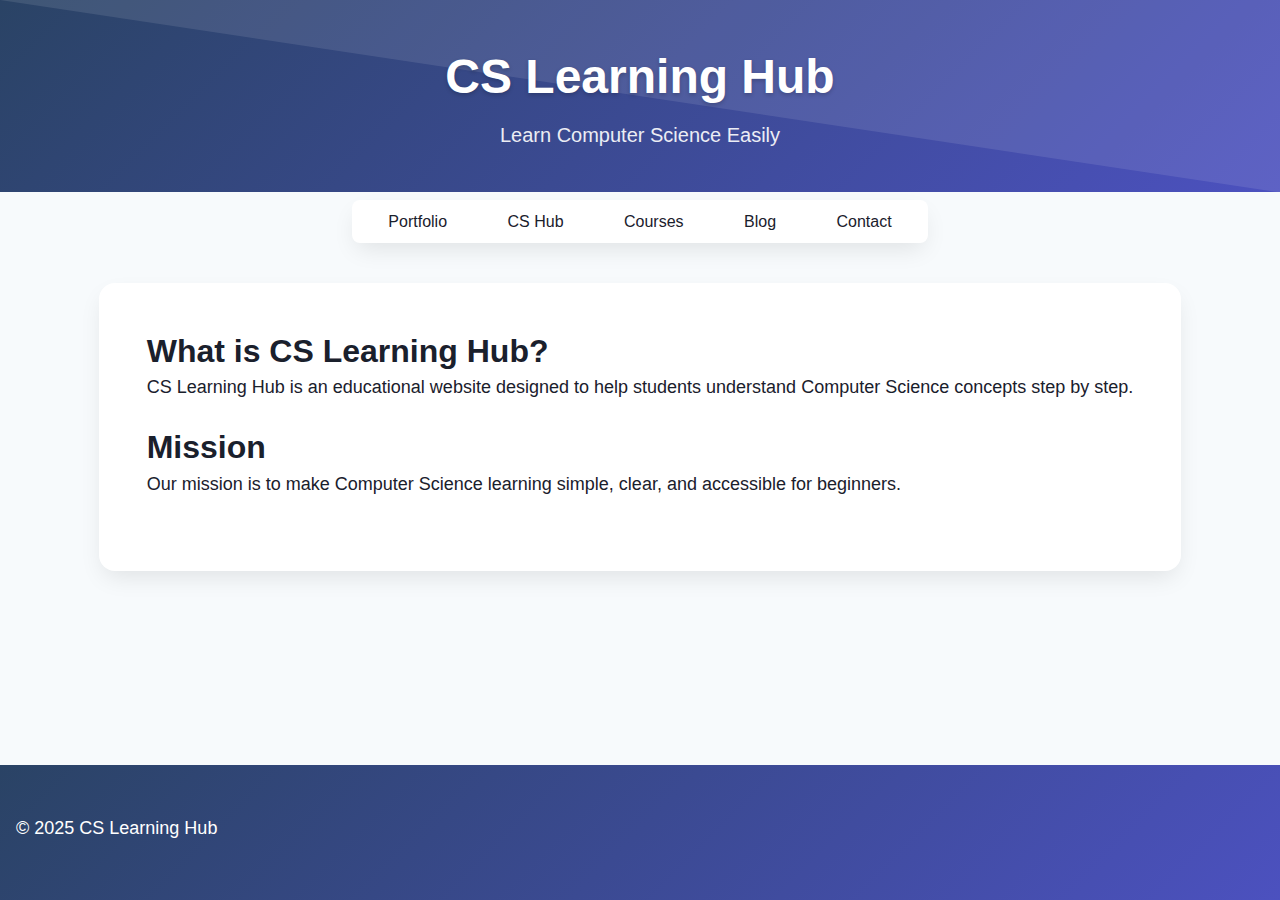
<file: about.html>
<!DOCTYPE html>
<html lang="en">
<head>
    <meta charset="UTF-8">
    <title>About CS Learning Hub</title>
    <link rel="stylesheet" href="style.css">
</head>
<body>

<header>
    <h1>CS Learning Hub</h1>
    <p>Learn Computer Science Easily</p>
</header>

<nav>
    <a href="index.html">Portfolio</a>
    <a href="about.html">CS Hub</a>
    <a href="courses.html">Courses</a>
    <a href="blog.html">Blog</a>
    <a href="contact.html">Contact</a>
</nav>

<section class="container">
    <h2>What is CS Learning Hub?</h2>
    <p>
        CS Learning Hub is an educational website designed to help
        students understand Computer Science concepts step by step.
    </p>

    <h2>Mission</h2>
    <p>
        Our mission is to make Computer Science learning simple,
        clear, and accessible for beginners.
    </p>
</section>

<footer>
    <p>© 2025 CS Learning Hub</p>
</footer>

</body>
</html>
</file>
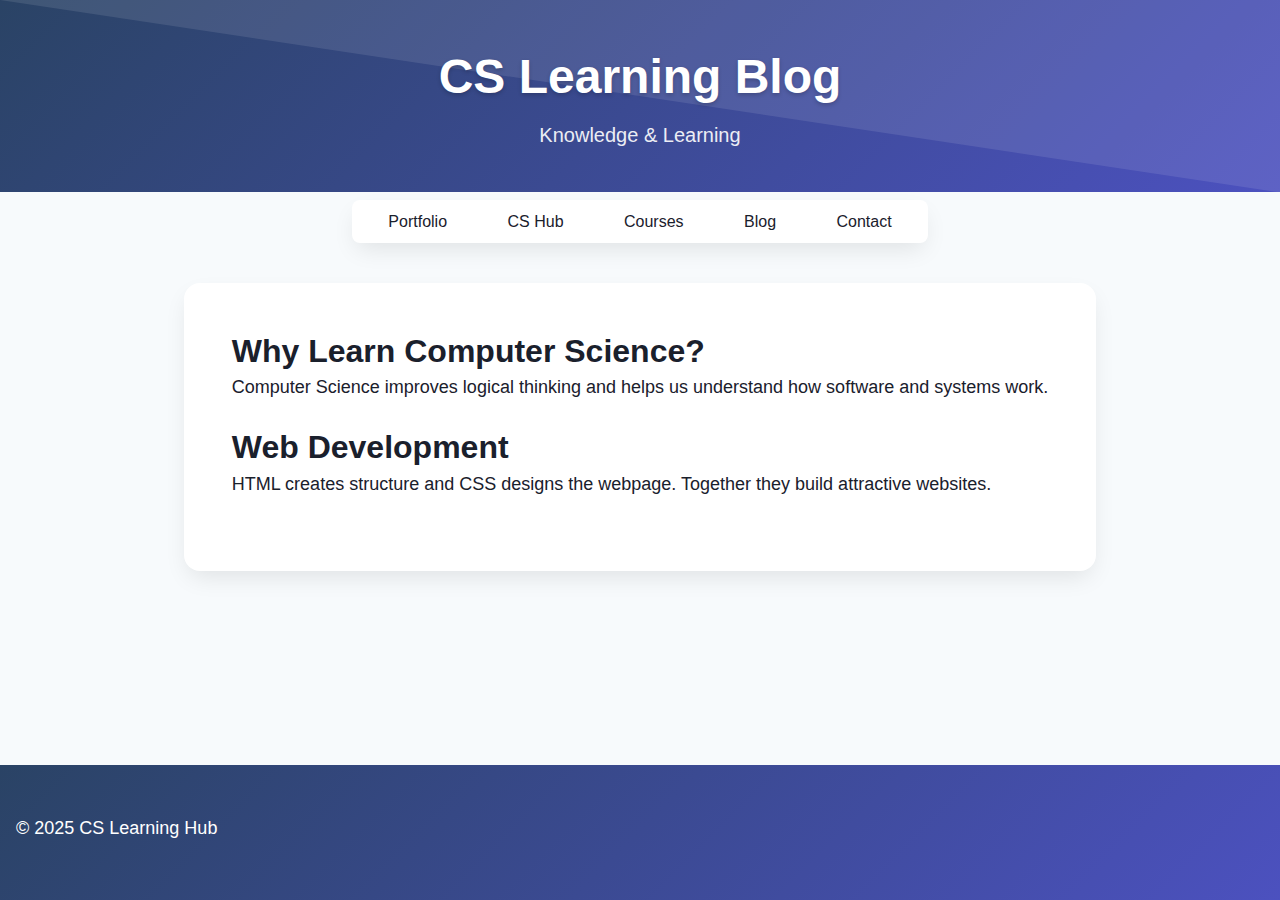
<file: blog.html>
<!DOCTYPE html>
<html lang="en">
<head>
    <meta charset="UTF-8">
    <title>CS Blog</title>
    <link rel="stylesheet" href="style.css">
</head>
<body>

<header>
    <h1>CS Learning Blog</h1>
    <p>Knowledge & Learning</p>
</header>

<nav>
    <a href="index.html">Portfolio</a>
    <a href="about.html">CS Hub</a>
    <a href="courses.html">Courses</a>
    <a href="blog.html">Blog</a>
    <a href="contact.html">Contact</a>
</nav>

<section class="container">
    <h2>Why Learn Computer Science?</h2>
    <p>
        Computer Science improves logical thinking and helps us
        understand how software and systems work.
    </p>

    <h2>Web Development</h2>
    <p>
        HTML creates structure and CSS designs the webpage.
        Together they build attractive websites.
    </p>
</section>

<footer>
    <p>© 2025 CS Learning Hub</p>
</footer>

</body>
</html>
</file>
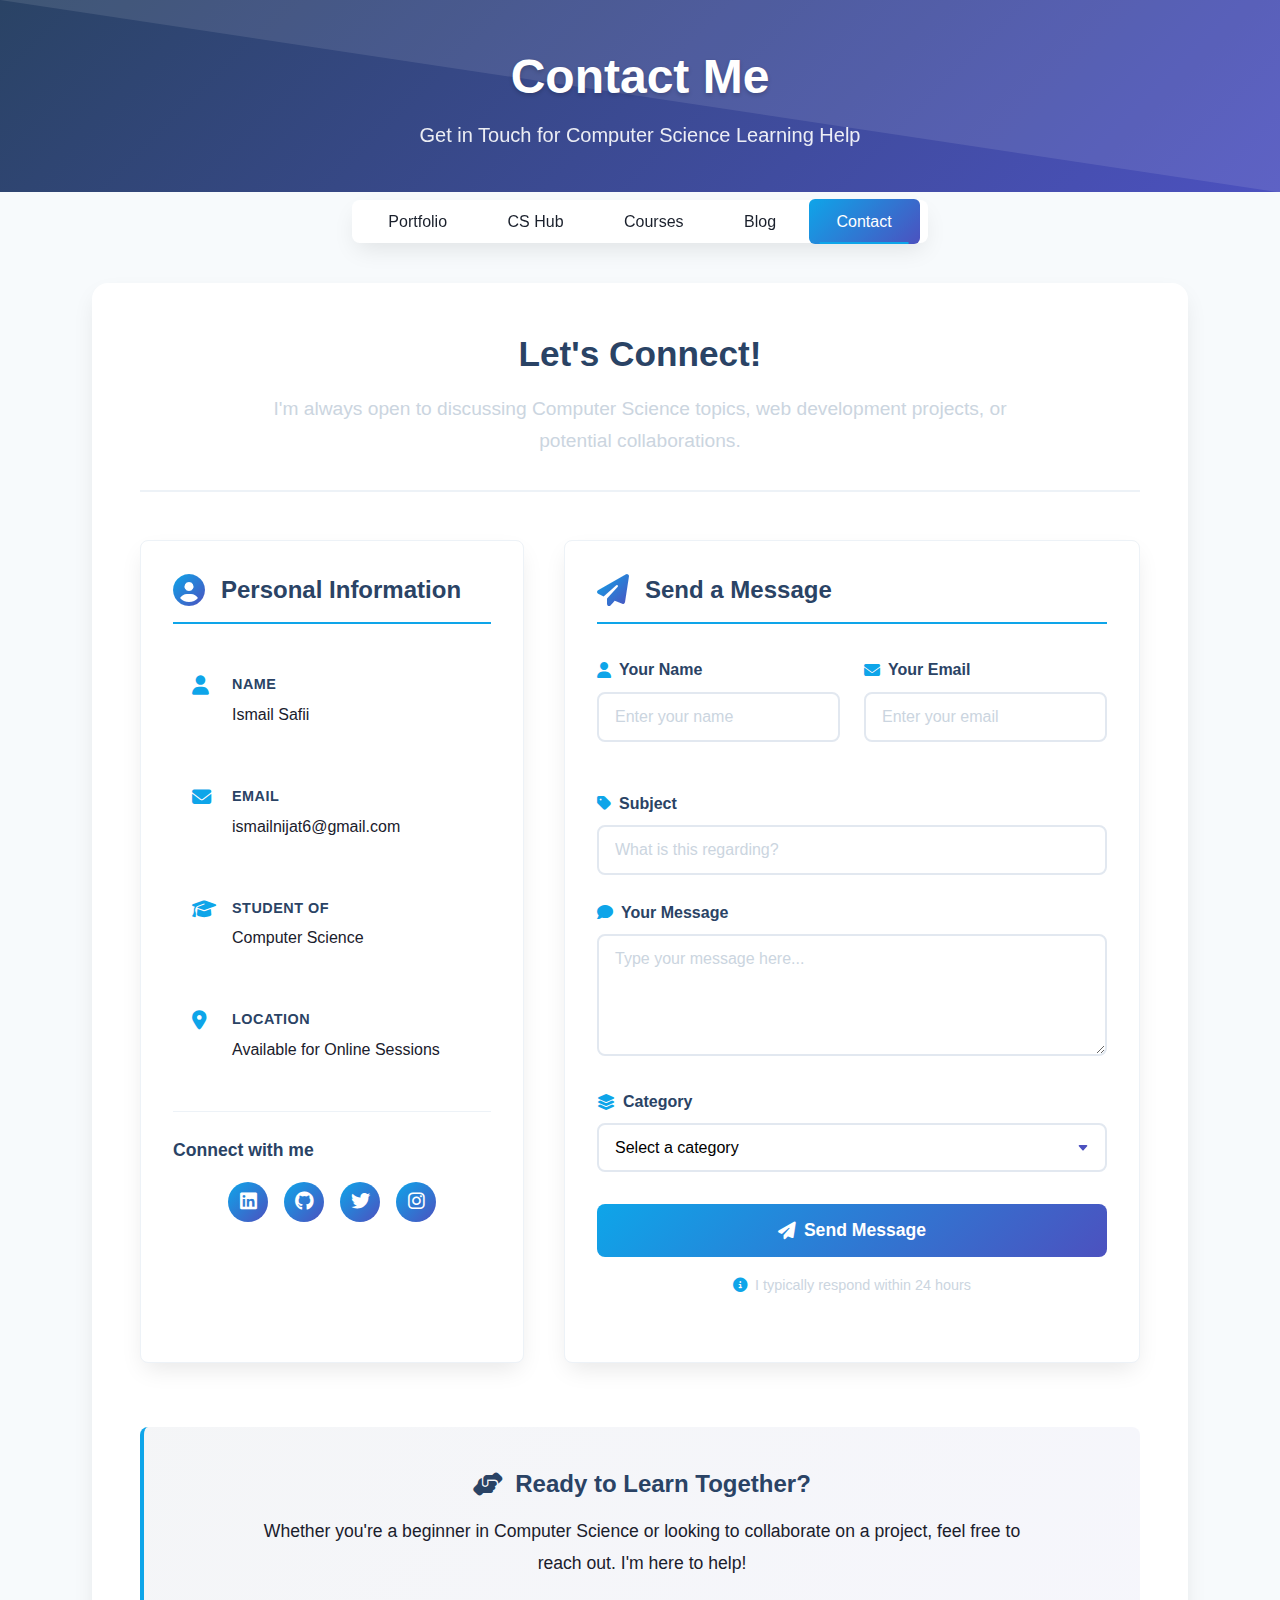
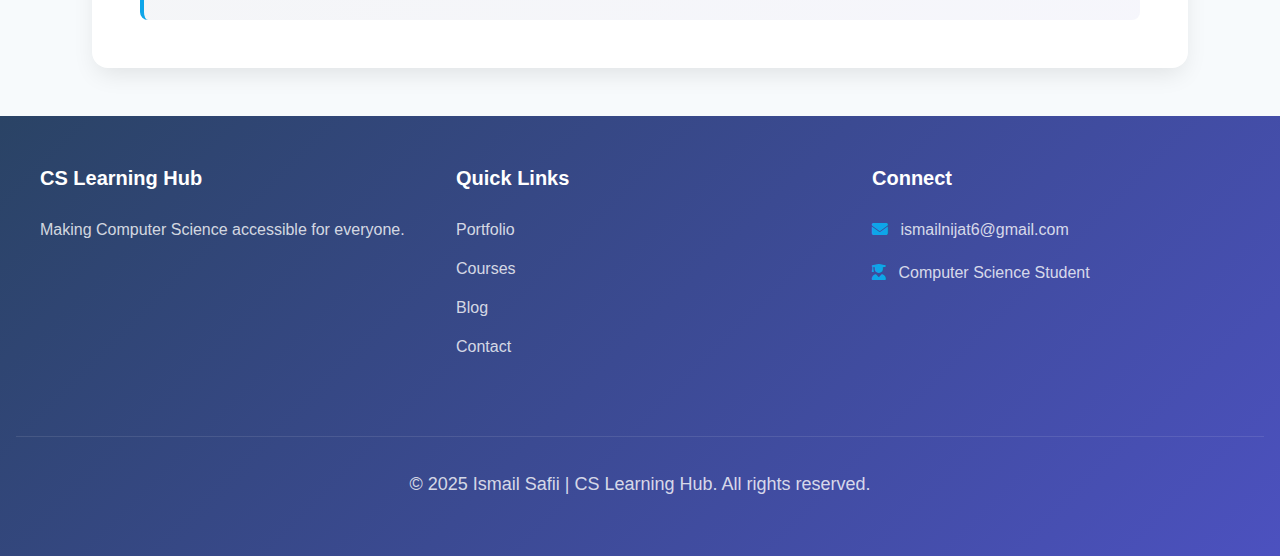
<file: contact.html>
<!DOCTYPE html>
<html lang="en">
<head>
    <meta charset="UTF-8">
    <title>Contact | Ismail Safii</title>
    <link rel="stylesheet" href="style.css">
    <link rel="stylesheet" href="https://cdnjs.cloudflare.com/ajax/libs/font-awesome/6.4.0/css/all.min.css">
</head>
<body>

<header>
    <h1>Contact Me</h1>
    <p>Get in Touch for Computer Science Learning Help</p>
</header>

<nav>
    <a href="index.html">Portfolio</a>
    <a href="about.html">CS Hub</a>
    <a href="courses.html">Courses</a>
    <a href="blog.html">Blog</a>
    <a href="contact.html" class="active">Contact</a>
</nav>

<section class="container">
    <div class="contact-intro">
        <h2>Let's Connect!</h2>
        <p>I'm always open to discussing Computer Science topics, web development projects, or potential collaborations.</p>
    </div>
    
    <div class="contact-grid">
        <!-- Contact Information -->
        <div class="contact-info-card">
            <div class="contact-card-header">
                <i class="fas fa-user-circle"></i>
                <h3>Personal Information</h3>
            </div>
            <div class="contact-details">
                <div class="contact-item">
                    <i class="fas fa-user"></i>
                    <div>
                        <h4>Name</h4>
                        <p>Ismail Safii</p>
                    </div>
                </div>
                <div class="contact-item">
                    <i class="fas fa-envelope"></i>
                    <div>
                        <h4>Email</h4>
                        <p>ismailnijat6@gmail.com</p>
                    </div>
                </div>
                <div class="contact-item">
                    <i class="fas fa-graduation-cap"></i>
                    <div>
                        <h4>Student of</h4>
                        <p>Computer Science</p>
                    </div>
                </div>
                <div class="contact-item">
                    <i class="fas fa-map-marker-alt"></i>
                    <div>
                        <h4>Location</h4>
                        <p>Available for Online Sessions</p>
                    </div>
                </div>
            </div>
            
            <div class="social-links">
                <h4>Connect with me</h4>
                <div class="social-icons">
                    <a href="#" class="social-icon"><i class="fab fa-linkedin"></i></a>
                    <a href="#" class="social-icon"><i class="fab fa-github"></i></a>
                    <a href="#" class="social-icon"><i class="fab fa-twitter"></i></a>
                    <a href="#" class="social-icon"><i class="fab fa-instagram"></i></a>
                </div>
            </div>
        </div>
        
        <!-- Contact Form -->
        <div class="contact-form-card">
            <div class="contact-card-header">
                <i class="fas fa-paper-plane"></i>
                <h3>Send a Message</h3>
            </div>
            
            <form class="contact-form" id="contactForm">
                <div class="form-row">
                    <div class="form-group">
                        <label for="name"><i class="fas fa-user"></i> Your Name</label>
                        <input type="text" id="name" name="name" placeholder="Enter your name" required>
                    </div>
                    <div class="form-group">
                        <label for="email"><i class="fas fa-envelope"></i> Your Email</label>
                        <input type="email" id="email" name="email" placeholder="Enter your email" required>
                    </div>
                </div>
                
                <div class="form-group">
                    <label for="subject"><i class="fas fa-tag"></i> Subject</label>
                    <input type="text" id="subject" name="subject" placeholder="What is this regarding?" required>
                </div>
                
                <div class="form-group">
                    <label for="message"><i class="fas fa-comment"></i> Your Message</label>
                    <textarea id="message" name="message" rows="5" placeholder="Type your message here..." required></textarea>
                </div>
                
                <div class="form-group">
                    <label for="category"><i class="fas fa-layer-group"></i> Category</label>
                    <select id="category" name="category">
                        <option value="">Select a category</option>
                        <option value="learning">Computer Science Learning</option>
                        <option value="project">Project Collaboration</option>
                        <option value="advice">Career Advice</option>
                        <option value="other">Other</option>
                    </select>
                </div>
                
                <div class="form-footer">
                    <button type="submit" class="btn btn-submit">
                        <i class="fas fa-paper-plane"></i> Send Message
                    </button>
                    <p class="form-note"><i class="fas fa-info-circle"></i> I typically respond within 24 hours</p>
                </div>
            </form>
        </div>
    </div>
    
    <div class="contact-cta">
        <h3><i class="fas fa-hands-helping"></i> Ready to Learn Together?</h3>
        <p>Whether you're a beginner in Computer Science or looking to collaborate on a project, feel free to reach out. I'm here to help!</p>
    </div>
</section>

<footer>
    <div class="footer-content">
        <div class="footer-section">
            <h3>CS Learning Hub</h3>
            <p>Making Computer Science accessible for everyone.</p>
        </div>
        <div class="footer-section">
            <h3>Quick Links</h3>
            <ul class="footer-links">
                <li><a href="index.html">Portfolio</a></li>
                <li><a href="courses.html">Courses</a></li>
                <li><a href="blog.html">Blog</a></li>
                <li><a href="contact.html">Contact</a></li>
            </ul>
        </div>
        <div class="footer-section">
            <h3>Connect</h3>
            <p><i class="fas fa-envelope"></i> ismailnijat6@gmail.com</p>
            <p><i class="fas fa-user-graduate"></i> Computer Science Student</p>
        </div>
    </div>
    <div class="copyright">
        <p>© 2025 Ismail Safii | CS Learning Hub. All rights reserved.</p>
    </div>
</footer>

<script>
    // Simple form submission handler
    document.getElementById('contactForm').addEventListener('submit', function(e) {
        e.preventDefault();
        
        // Get form data
        const name = document.getElementById('name').value;
        const email = document.getElementById('email').value;
        const subject = document.getElementById('subject').value;
        const message = document.getElementById('message').value;
        
        // Simple validation
        if(name && email && subject && message) {
            // In a real application, you would send this data to a server
            alert('Thank you, ' + name + '! Your message has been sent. I will get back to you soon.');
            document.getElementById('contactForm').reset();
        } else {
            alert('Please fill in all required fields.');
        }
    });
</script>

</body>
</html>
</file>
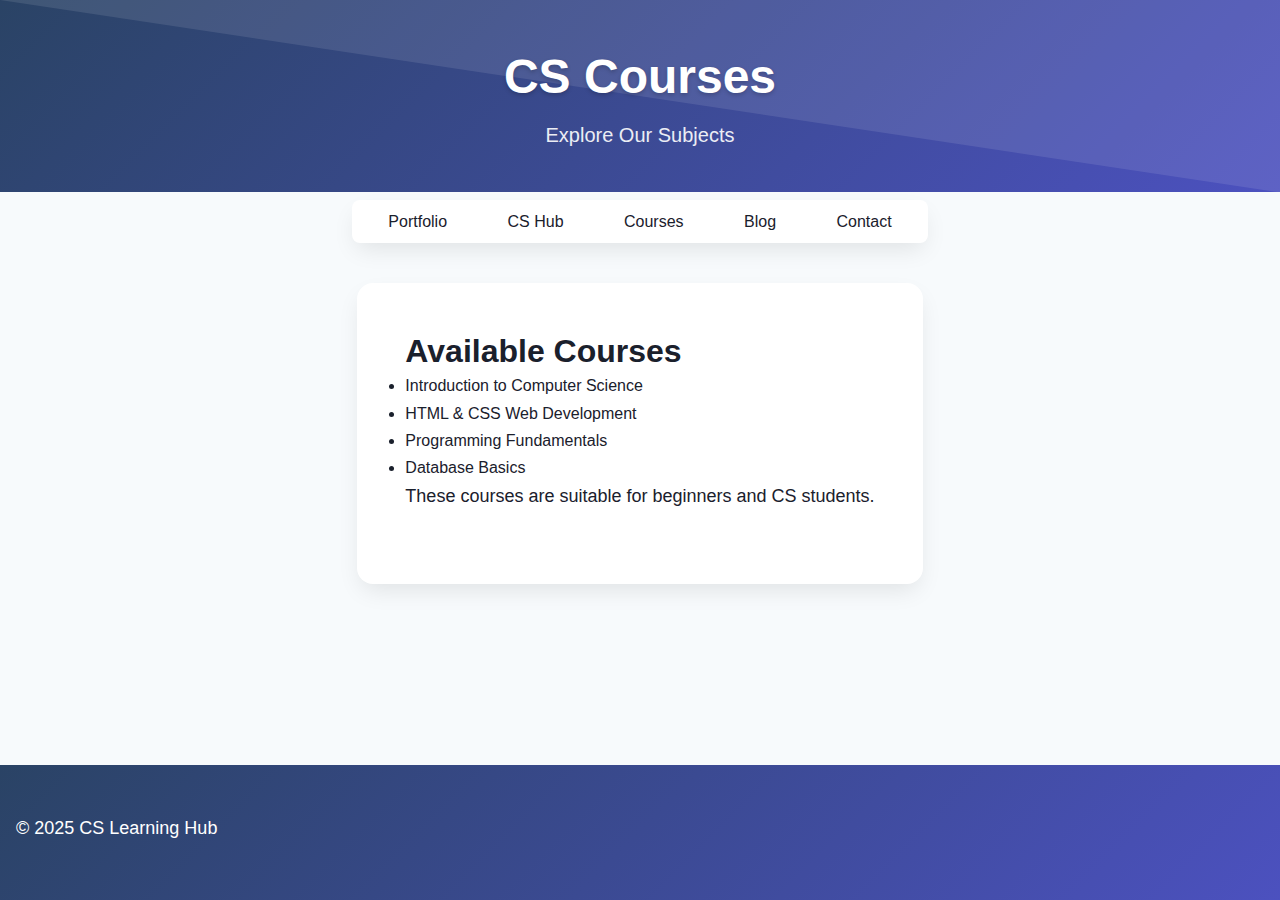
<file: courses.html>
<!DOCTYPE html>
<html lang="en">
<head>
    <meta charset="UTF-8">
    <title>CS Courses</title>
    <link rel="stylesheet" href="style.css">
</head>
<body>

<header>
    <h1>CS Courses</h1>
    <p>Explore Our Subjects</p>
</header>

<nav>
    <a href="index.html">Portfolio</a>
    <a href="about.html">CS Hub</a>
    <a href="courses.html">Courses</a>
    <a href="blog.html">Blog</a>
    <a href="contact.html">Contact</a>
</nav>

<section class="container">
    <h2>Available Courses</h2>
    <ul>
        <li>Introduction to Computer Science</li>
        <li>HTML & CSS Web Development</li>
        <li>Programming Fundamentals</li>
        <li>Database Basics</li>
    </ul>

    <p>
        These courses are suitable for beginners and CS students.
    </p>
</section>

<footer>
    <p>© 2025 CS Learning Hub</p>
</footer>

</body>
</html>
</file>
<file: style.css>
/* style.css - Professional Design for CS Learning Hub */

/* Reset and Base Styles */
:root {
    --primary: #2A4365;       /* Deep blue */
    --secondary: #4C51BF;     /* Royal purple */
    --accent: #0EA5E9;        /* Sky blue */
    --light: #F7FAFC;         /* Light background */
    --dark: #1A202C;          /* Dark text */
    --success: #38A169;       /* Green */
    --warning: #ED8936;       /* Orange */
    --danger: #E53E3E;        /* Red */
    --gray-100: #F7FAFC;
    --gray-200: #EDF2F7;
    --gray-300: #E2E8F0;
    --gray-400: #CBD5E0;
    --shadow: 0 10px 25px -5px rgba(0, 0, 0, 0.1);
    --shadow-lg: 0 20px 40px -10px rgba(0, 0, 0, 0.15);
    --radius: 8px;
    --transition: all 0.3s cubic-bezier(0.4, 0, 0.2, 1);
}

* {
    margin: 0;
    padding: 0;
    box-sizing: border-box;
}

html {
    scroll-behavior: smooth;
}

body {
    font-family: 'Inter', -apple-system, BlinkMacSystemFont, 'Segoe UI', 'Roboto', 'Helvetica Neue', Arial, sans-serif;
    line-height: 1.7;
    color: var(--dark);
    background-color: var(--light);
    min-height: 100vh;
    display: flex;
    flex-direction: column;
}

/* Typography Scale */
h1 { font-size: 2.5rem; font-weight: 700; line-height: 1.2; }
h2 { font-size: 2rem; font-weight: 600; line-height: 1.3; }
h3 { font-size: 1.5rem; font-weight: 600; line-height: 1.4; }
p { font-size: 1.125rem; margin-bottom: 1.5rem; }

/* Header Styles */
header {
    background: linear-gradient(135deg, var(--primary) 0%, var(--secondary) 100%);
    color: white;
    text-align: center;
    padding: 3rem 1rem 2.5rem;
    margin-bottom: 2rem;
    position: relative;
    overflow: hidden;
}

header::before {
    content: '';
    position: absolute;
    top: 0;
    left: 0;
    right: 0;
    bottom: 0;
    background: url('data:image/svg+xml,<svg xmlns="http://www.w3.org/2000/svg" viewBox="0 0 100 100" preserveAspectRatio="none"><path d="M0,0 L100,0 L100,100 Z" fill="rgba(255,255,255,0.1)"/></svg>');
    background-size: cover;
}

header h1 {
    font-size: 3rem;
    margin-bottom: 0.75rem;
    position: relative;
    z-index: 1;
    text-shadow: 0 2px 4px rgba(0, 0, 0, 0.2);
}

header p {
    font-size: 1.25rem;
    opacity: 0.9;
    font-weight: 300;
    position: relative;
    z-index: 1;
    max-width: 600px;
    margin: 0 auto;
}

/* Professional Navigation */
nav {
    background-color: white;
    padding: 0.5rem;
    margin: -1.5rem auto 2.5rem;
    max-width: 1200px;
    border-radius: var(--radius);
    box-shadow: var(--shadow);
    position: sticky;
    top: 1rem;
    z-index: 1000;
    transition: var(--transition);
}

nav:hover {
    box-shadow: var(--shadow-lg);
    transform: translateY(-2px);
}

nav .nav-container {
    display: flex;
    justify-content: center;
    gap: 0.25rem;
    flex-wrap: wrap;
}

nav a {
    color: var(--dark);
    text-decoration: none;
    padding: 0.875rem 1.75rem;
    font-weight: 500;
    border-radius: 6px;
    transition: var(--transition);
    position: relative;
    overflow: hidden;
}

nav a:hover {
    background-color: var(--gray-100);
    color: var(--secondary);
    transform: translateY(-1px);
}

nav a.active {
    background-color: var(--primary);
    color: white;
}

nav a::after {
    content: '';
    position: absolute;
    bottom: 0;
    left: 50%;
    width: 0;
    height: 2px;
    background: var(--accent);
    transition: all 0.3s ease;
    transform: translateX(-50%);
}

nav a:hover::after {
    width: 80%;
}

/* Main Content Container */
.container {
    max-width: 1200px;
    margin: 0 auto 3rem;
    padding: 3rem;
    background-color: white;
    border-radius: calc(var(--radius) * 2);
    box-shadow: var(--shadow);
    animation: slideUp 0.6s ease-out;
    position: relative;
    overflow: hidden;
}

@keyframes slideUp {
    from {
        opacity: 0;
        transform: translateY(30px);
    }
    to {
        opacity: 1;
        transform: translateY(0);
    }
}

/* Profile Picture Styling - ADDED FOR INDEX.HTML */
.about-section {
    position: relative;
    min-height: 200px;
}

.about-text {
    width: 70%;
    float: left;
    padding-right: 2rem;
}

.profile-image-container {
    width: 30%;
    float: right;
    text-align: center;
    padding-left: 2rem;
}

.profile-img {
    width: 250px;
    height: 250px;
    border-radius: 50%;
    object-fit: cover;
    border: 6px solid white;
    box-shadow: 0 15px 35px rgba(0, 0, 0, 0.1), 0 5px 15px rgba(0, 0, 0, 0.07);
    transition: all 0.4s cubic-bezier(0.175, 0.885, 0.32, 1.275);
    position: relative;
    z-index: 1;
}

.profile-img:hover {
    transform: scale(1.05) rotate(5deg);
    box-shadow: 0 25px 50px rgba(0, 0, 0, 0.2), 0 15px 25px rgba(0, 0, 0, 0.15);
}

.profile-img::before {
    content: '';
    position: absolute;
    top: -10px;
    left: -10px;
    right: -10px;
    bottom: -10px;
    border-radius: 50%;
    background: linear-gradient(45deg, var(--accent), var(--secondary), var(--primary));
    z-index: -1;
    animation: rotate 20s linear infinite;
    opacity: 0.7;
}

@keyframes rotate {
    0% {
        transform: rotate(0deg);
    }
    100% {
        transform: rotate(360deg);
    }
}

/* Clear float after about section */
.about-section::after {
    content: '';
    display: table;
    clear: both;
}

/* Section Headings */
.section-title {
    color: var(--primary);
    margin: 2rem 0 1.5rem;
    padding-bottom: 0.75rem;
    border-bottom: 2px solid var(--accent);
    position: relative;
}

.section-title::after {
    content: '';
    position: absolute;
    bottom: -2px;
    left: 0;
    width: 60px;
    height: 2px;
    background: var(--secondary);
}

/* Cards for Courses */
.courses-grid {
    display: grid;
    grid-template-columns: repeat(auto-fit, minmax(280px, 1fr));
    gap: 2rem;
    margin: 2rem 0;
}

.course-card {
    background: linear-gradient(145deg, #ffffff, #f5f7fa);
    border: 1px solid var(--gray-200);
    border-radius: var(--radius);
    padding: 2rem;
    transition: var(--transition);
    position: relative;
    overflow: hidden;
}

.course-card:hover {
    transform: translateY(-5px);
    box-shadow: var(--shadow-lg);
    border-color: var(--accent);
}

.course-card::before {
    content: '';
    position: absolute;
    top: 0;
    left: 0;
    width: 4px;
    height: 100%;
    background: linear-gradient(to bottom, var(--accent), var(--secondary));
}

/* Lists with Better Styling */
.feature-list {
    list-style: none;
    margin: 1.5rem 0;
}

.feature-list li {
    padding: 0.75rem 0 0.75rem 2.5rem;
    position: relative;
    margin-bottom: 0.5rem;
}

.feature-list li::before {
    content: '✓';
    position: absolute;
    left: 0;
    top: 0.75rem;
    width: 1.5rem;
    height: 1.5rem;
    background: linear-gradient(135deg, var(--accent), var(--secondary));
    color: white;
    border-radius: 50%;
    display: flex;
    align-items: center;
    justify-content: center;
    font-size: 0.875rem;
}

/* Contact Form */
.contact-form {
    max-width: 600px;
    margin: 2rem auto;
}

.form-group {
    margin-bottom: 1.5rem;
}

.form-group label {
    display: block;
    margin-bottom: 0.5rem;
    font-weight: 500;
    color: var(--primary);
}

.form-group input,
.form-group textarea,
.form-group select {
    width: 100%;
    padding: 0.875rem 1rem;
    border: 2px solid var(--gray-300);
    border-radius: var(--radius);
    font-size: 1rem;
    transition: var(--transition);
    font-family: inherit;
}

.form-group input:focus,
.form-group textarea:focus,
.form-group select:focus {
    outline: none;
    border-color: var(--accent);
    box-shadow: 0 0 0 3px rgba(14, 165, 233, 0.1);
}

.btn {
    background: linear-gradient(135deg, var(--accent), var(--secondary));
    color: white;
    border: none;
    padding: 0.875rem 2rem;
    border-radius: var(--radius);
    font-size: 1rem;
    font-weight: 500;
    cursor: pointer;
    transition: var(--transition);
    display: inline-flex;
    align-items: center;
    justify-content: center;
    gap: 0.5rem;
}

.btn:hover {
    transform: translateY(-2px);
    box-shadow: 0 10px 20px rgba(14, 165, 233, 0.2);
}

.btn:active {
    transform: translateY(0);
}

/* Blog Articles */
.blog-article {
    border-left: 3px solid var(--accent);
    padding-left: 1.5rem;
    margin: 2rem 0;
    background: linear-gradient(to right, transparent, rgba(14, 165, 233, 0.05));
    padding: 1.5rem;
    border-radius: 0 var(--radius) var(--radius) 0;
}

.blog-meta {
    display: flex;
    gap: 1rem;
    margin-top: 1rem;
    font-size: 0.875rem;
    color: var(--gray-400);
}

/* Footer */
footer {
    background-color: var(--primary);
    color: white;
    padding: 3rem 1rem 2rem;
    margin-top: auto;
    position: relative;
}

.footer-content {
    max-width: 1200px;
    margin: 0 auto;
    display: grid;
    grid-template-columns: repeat(auto-fit, minmax(250px, 1fr));
    gap: 3rem;
}

.footer-section h3 {
    color: var(--accent);
    margin-bottom: 1.5rem;
    font-size: 1.25rem;
}

.footer-links {
    list-style: none;
}

.footer-links li {
    margin-bottom: 0.75rem;
}

.footer-links a {
    color: var(--gray-300);
    text-decoration: none;
    transition: var(--transition);
}

.footer-links a:hover {
    color: var(--accent);
    padding-left: 0.5rem;
}

.copyright {
    text-align: center;
    padding-top: 2rem;
    margin-top: 2rem;
    border-top: 1px solid rgba(255, 255, 255, 0.1);
    color: var(--gray-300);
    font-size: 0.875rem;
}

/* Responsive Design */
@media (max-width: 1024px) {
    .container {
        padding: 2rem;
        margin: 0 1.5rem 2rem;
    }
    
    nav {
        margin: -1rem 1.5rem 2rem;
    }
    
    .about-text {
        width: 60%;
    }
    
    .profile-image-container {
        width: 40%;
    }
    
    .profile-img {
        width: 220px;
        height: 220px;
    }
}

/* UPDATED: Media query for tablets and mobile devices */
@media (max-width: 768px) {
    h1 { font-size: 2.25rem; }
    h2 { font-size: 1.75rem; }
    
    header {
        padding: 2.5rem 1rem 2rem;
    }
    
    header h1 {
        font-size: 2.5rem;
    }
    
    nav .nav-container {
        flex-direction: column;
        align-items: stretch;
    }
    
    nav a {
        text-align: center;
        padding: 1rem;
    }
    
    .container {
        padding: 1.5rem;
        margin: 0 1rem 1.5rem;
    }
    
    .about-section {
        flex-direction: column;
        align-items: center;
        text-align: center;
    }
    
    .about-text {
        order: 2;
        margin-top: 2rem;
    }
    
    .profile-image-container {
        order: 1;
    }
    
    .profile-img-wrapper {
        width: 220px;
        height: 220px;
    }
    
    .courses-grid {
        grid-template-columns: 1fr;
    }
}

@media (max-width: 480px) {
    h1 { font-size: 2rem; }
    h2 { font-size: 1.5rem; }
    
    header h1 {
        font-size: 2rem;
    }
    
    header p {
        font-size: 1.125rem;
    }
    
    .container {
        padding: 1.25rem;
        margin: 0 0.75rem 1.25rem;
    }
    
    .profile-img {
        width: 180px;
        height: 180px;
    }
    
    .footer-content {
        grid-template-columns: 1fr;
        gap: 2rem;
    }
}

/* Utility Classes */
.text-center { text-align: center; }
.mt-1 { margin-top: 1rem; }
.mt-2 { margin-top: 2rem; }
.mb-1 { margin-bottom: 1rem; }
.mb-2 { margin-bottom: 2rem; }
.p-1 { padding: 1rem; }
.p-2 { padding: 2rem; }
.badge {
    background: var(--accent);
    color: white;
    padding: 0.25rem 0.75rem;
    border-radius: 20px;
    font-size: 0.75rem;
    font-weight: 500;
    display: inline-block;
}

/* Loading Animation */
@keyframes pulse {
    0%, 100% { opacity: 1; }
    50% { opacity: 0.5; }
}

.loading {
    animation: pulse 2s cubic-bezier(0.4, 0, 0.6, 1) infinite;
}

/* Print Styles */
@media print {
    nav, footer {
        display: none;
    }
    
    .container {
        box-shadow: none;
        border: 1px solid var(--gray-300);
    }
    
    body {
        background: white;
        color: black;
    }
    
    .profile-img {
        border: 2px solid #ccc;
        box-shadow: none;
    }
}

/* ===== CONTACT PAGE SPECIFIC STYLES ===== */

/* Contact Intro */
.contact-intro {
    text-align: center;
    margin-bottom: 3rem;
    padding-bottom: 2rem;
    border-bottom: 2px solid var(--gray-200);
}

.contact-intro h2 {
    color: var(--primary);
    margin-bottom: 1rem;
    font-size: 2.2rem;
}

.contact-intro p {
    font-size: 1.2rem;
    color: var(--gray-400);
    max-width: 800px;
    margin: 0 auto;
}

/* Contact Grid Layout */
.contact-grid {
    display: grid;
    grid-template-columns: 1fr 1.5fr;
    gap: 2.5rem;
    margin: 3rem 0;
}

@media (max-width: 992px) {
    .contact-grid {
        grid-template-columns: 1fr;
        gap: 2rem;
    }
}

/* Contact Cards */
.contact-info-card,
.contact-form-card {
    background: white;
    border-radius: var(--radius);
    padding: 2rem;
    box-shadow: var(--shadow);
    transition: var(--transition);
    border: 1px solid var(--gray-200);
}

.contact-info-card:hover,
.contact-form-card:hover {
    box-shadow: var(--shadow-lg);
    transform: translateY(-5px);
}

.contact-card-header {
    display: flex;
    align-items: center;
    gap: 1rem;
    margin-bottom: 2rem;
    padding-bottom: 1rem;
    border-bottom: 2px solid var(--accent);
}

.contact-card-header i {
    font-size: 2rem;
    color: var(--accent);
    background: linear-gradient(135deg, var(--accent), var(--secondary));
    -webkit-background-clip: text;
    -webkit-text-fill-color: transparent;
    background-clip: text;
}

.contact-card-header h3 {
    color: var(--primary);
    font-size: 1.5rem;
}

/* Contact Details */
.contact-details {
    margin-bottom: 2rem;
}

.contact-item {
    display: flex;
    align-items: flex-start;
    gap: 1rem;
    margin-bottom: 1.5rem;
    padding: 1rem;
    border-radius: var(--radius);
    transition: var(--transition);
    border-left: 3px solid transparent;
}

.contact-item:hover {
    background-color: var(--gray-100);
    border-left-color: var(--accent);
    padding-left: 1.5rem;
}

.contact-item i {
    font-size: 1.2rem;
    color: var(--accent);
    margin-top: 0.25rem;
    min-width: 24px;
}

.contact-item h4 {
    color: var(--primary);
    font-size: 0.9rem;
    font-weight: 600;
    margin-bottom: 0.25rem;
    text-transform: uppercase;
    letter-spacing: 0.5px;
}

.contact-item p {
    color: var(--dark);
    font-size: 1rem;
    margin: 0;
}

/* Social Links */
.social-links {
    margin-top: 2rem;
    padding-top: 1.5rem;
    border-top: 1px solid var(--gray-200);
}

.social-links h4 {
    color: var(--primary);
    margin-bottom: 1rem;
    font-size: 1.1rem;
}

.social-icons {
    display: flex;
    gap: 1rem;
    justify-content: center;
}

.social-icon {
    display: flex;
    align-items: center;
    justify-content: center;
    width: 40px;
    height: 40px;
    border-radius: 50%;
    background: linear-gradient(135deg, var(--accent), var(--secondary));
    color: white;
    text-decoration: none;
    font-size: 1.2rem;
    transition: var(--transition);
}

.social-icon:hover {
    transform: translateY(-3px) scale(1.1);
    box-shadow: 0 10px 20px rgba(0, 0, 0, 0.1);
}

/* Contact Form Styles */
.contact-form {
    margin-top: 1rem;
}

.form-row {
    display: grid;
    grid-template-columns: 1fr 1fr;
    gap: 1.5rem;
    margin-bottom: 1.5rem;
}

@media (max-width: 768px) {
    .form-row {
        grid-template-columns: 1fr;
    }
}

.contact-form .form-group {
    margin-bottom: 1.5rem;
}

.contact-form label {
    display: flex;
    align-items: center;
    gap: 0.5rem;
    margin-bottom: 0.5rem;
    font-weight: 600;
    color: var(--primary);
}

.contact-form label i {
    color: var(--accent);
}

.contact-form input,
.contact-form textarea,
.contact-form select {
    width: 100%;
    padding: 0.875rem 1rem;
    border: 2px solid var(--gray-300);
    border-radius: var(--radius);
    font-size: 1rem;
    transition: var(--transition);
    font-family: inherit;
    background-color: white;
}

.contact-form input:focus,
.contact-form textarea:focus,
.contact-form select:focus {
    outline: none;
    border-color: var(--accent);
    box-shadow: 0 0 0 3px rgba(14, 165, 233, 0.1);
    background-color: var(--gray-100);
}

.contact-form input::placeholder,
.contact-form textarea::placeholder {
    color: var(--gray-400);
}

.contact-form select {
    appearance: none;
    background-image: url("data:image/svg+xml,%3Csvg xmlns='http://www.w3.org/2000/svg' width='16' height='16' fill='%234C51BF' viewBox='0 0 16 16'%3E%3Cpath d='M7.247 11.14 2.451 5.658C1.885 5.013 2.345 4 3.204 4h9.592a1 1 0 0 1 .753 1.659l-4.796 5.48a1 1 0 0 1-1.506 0z'/%3E%3C/svg%3E");
    background-repeat: no-repeat;
    background-position: right 1rem center;
    background-size: 12px;
    padding-right: 2.5rem;
}

/* Submit Button */
.btn-submit {
    width: 100%;
    padding: 1rem;
    font-size: 1.1rem;
    background: linear-gradient(135deg, var(--accent), var(--secondary));
    color: white;
    border: none;
    border-radius: var(--radius);
    cursor: pointer;
    transition: var(--transition);
    display: flex;
    align-items: center;
    justify-content: center;
    gap: 0.5rem;
    font-weight: 600;
}

.btn-submit:hover {
    transform: translateY(-2px);
    box-shadow: 0 10px 25px rgba(14, 165, 233, 0.3);
}

.btn-submit:active {
    transform: translateY(0);
}

.form-footer {
    margin-top: 2rem;
}

.form-note {
    display: flex;
    align-items: center;
    gap: 0.5rem;
    margin-top: 1rem;
    font-size: 0.9rem;
    color: var(--gray-400);
    text-align: center;
    justify-content: center;
}

.form-note i {
    color: var(--accent);
}

/* Contact CTA */
.contact-cta {
    margin-top: 4rem;
    padding: 2.5rem;
    background: linear-gradient(135deg, rgba(42, 67, 101, 0.05), rgba(76, 81, 191, 0.05));
    border-radius: var(--radius);
    text-align: center;
    border-left: 4px solid var(--accent);
}

.contact-cta h3 {
    color: var(--primary);
    margin-bottom: 1rem;
    display: flex;
    align-items: center;
    justify-content: center;
    gap: 0.75rem;
}

.contact-cta p {
    color: var(--dark);
    font-size: 1.1rem;
    max-width: 800px;
    margin: 0 auto;
    line-height: 1.8;
}

/* Active Nav Link */
nav a.active {
    background: linear-gradient(135deg, var(--accent), var(--secondary));
    color: white;
    position: relative;
}

nav a.active::after {
    width: 80% !important;
}

/* Footer for Contact Page */
footer {
    background: linear-gradient(135deg, var(--primary), var(--secondary));
}

.footer-content {
    max-width: 1200px;
    margin: 0 auto;
    display: grid;
    grid-template-columns: repeat(auto-fit, minmax(250px, 1fr));
    gap: 3rem;
    padding-bottom: 2rem;
}

.footer-section h3 {
    color: white;
    margin-bottom: 1.5rem;
    font-size: 1.25rem;
    font-weight: 600;
}

.footer-section p {
    color: rgba(255, 255, 255, 0.8);
    margin-bottom: 1rem;
    font-size: 1rem;
}

.footer-links {
    list-style: none;
}

.footer-links li {
    margin-bottom: 0.75rem;
}

.footer-links a {
    color: rgba(255, 255, 255, 0.8);
    text-decoration: none;
    transition: var(--transition);
    display: inline-block;
}

.footer-links a:hover {
    color: var(--accent);
    padding-left: 0.5rem;
}

.footer-section i {
    margin-right: 0.5rem;
    color: var(--accent);
}

.copyright {
    text-align: center;
    padding-top: 2rem;
    margin-top: 2rem;
    border-top: 1px solid rgba(255, 255, 255, 0.1);
    color: rgba(255, 255, 255, 0.8);
    font-size: 0.9rem;
}

/* Responsive Design for Contact Page */
@media (max-width: 768px) {
    .contact-grid {
        grid-template-columns: 1fr;
        gap: 2rem;
    }
    
    .contact-info-card,
    .contact-form-card {
        padding: 1.5rem;
    }
    
    .form-row {
        grid-template-columns: 1fr;
        gap: 1rem;
    }
    
    .contact-cta {
        padding: 1.5rem;
        margin-top: 3rem;
    }
    
    .contact-cta h3 {
        font-size: 1.5rem;
    }
    
    .footer-content {
        grid-template-columns: 1fr;
        gap: 2rem;
        text-align: center;
    }
}

@media (max-width: 480px) {
    .contact-card-header {
        flex-direction: column;
        text-align: center;
        gap: 0.5rem;
    }
    
    .contact-item {
        flex-direction: column;
        text-align: center;
        gap: 0.5rem;
    }
    
    .social-icons {
        flex-wrap: wrap;
    }
    
    .contact-cta {
        padding: 1.25rem;
    }
}

/* Form Validation Styles */
.contact-form input:invalid:not(:placeholder-shown),
.contact-form textarea:invalid:not(:placeholder-shown) {
    border-color: var(--danger);
}

.contact-form input:valid:not(:placeholder-shown),
.contact-form textarea:valid:not(:placeholder-shown) {
    border-color: var(--success);
}
</file>
